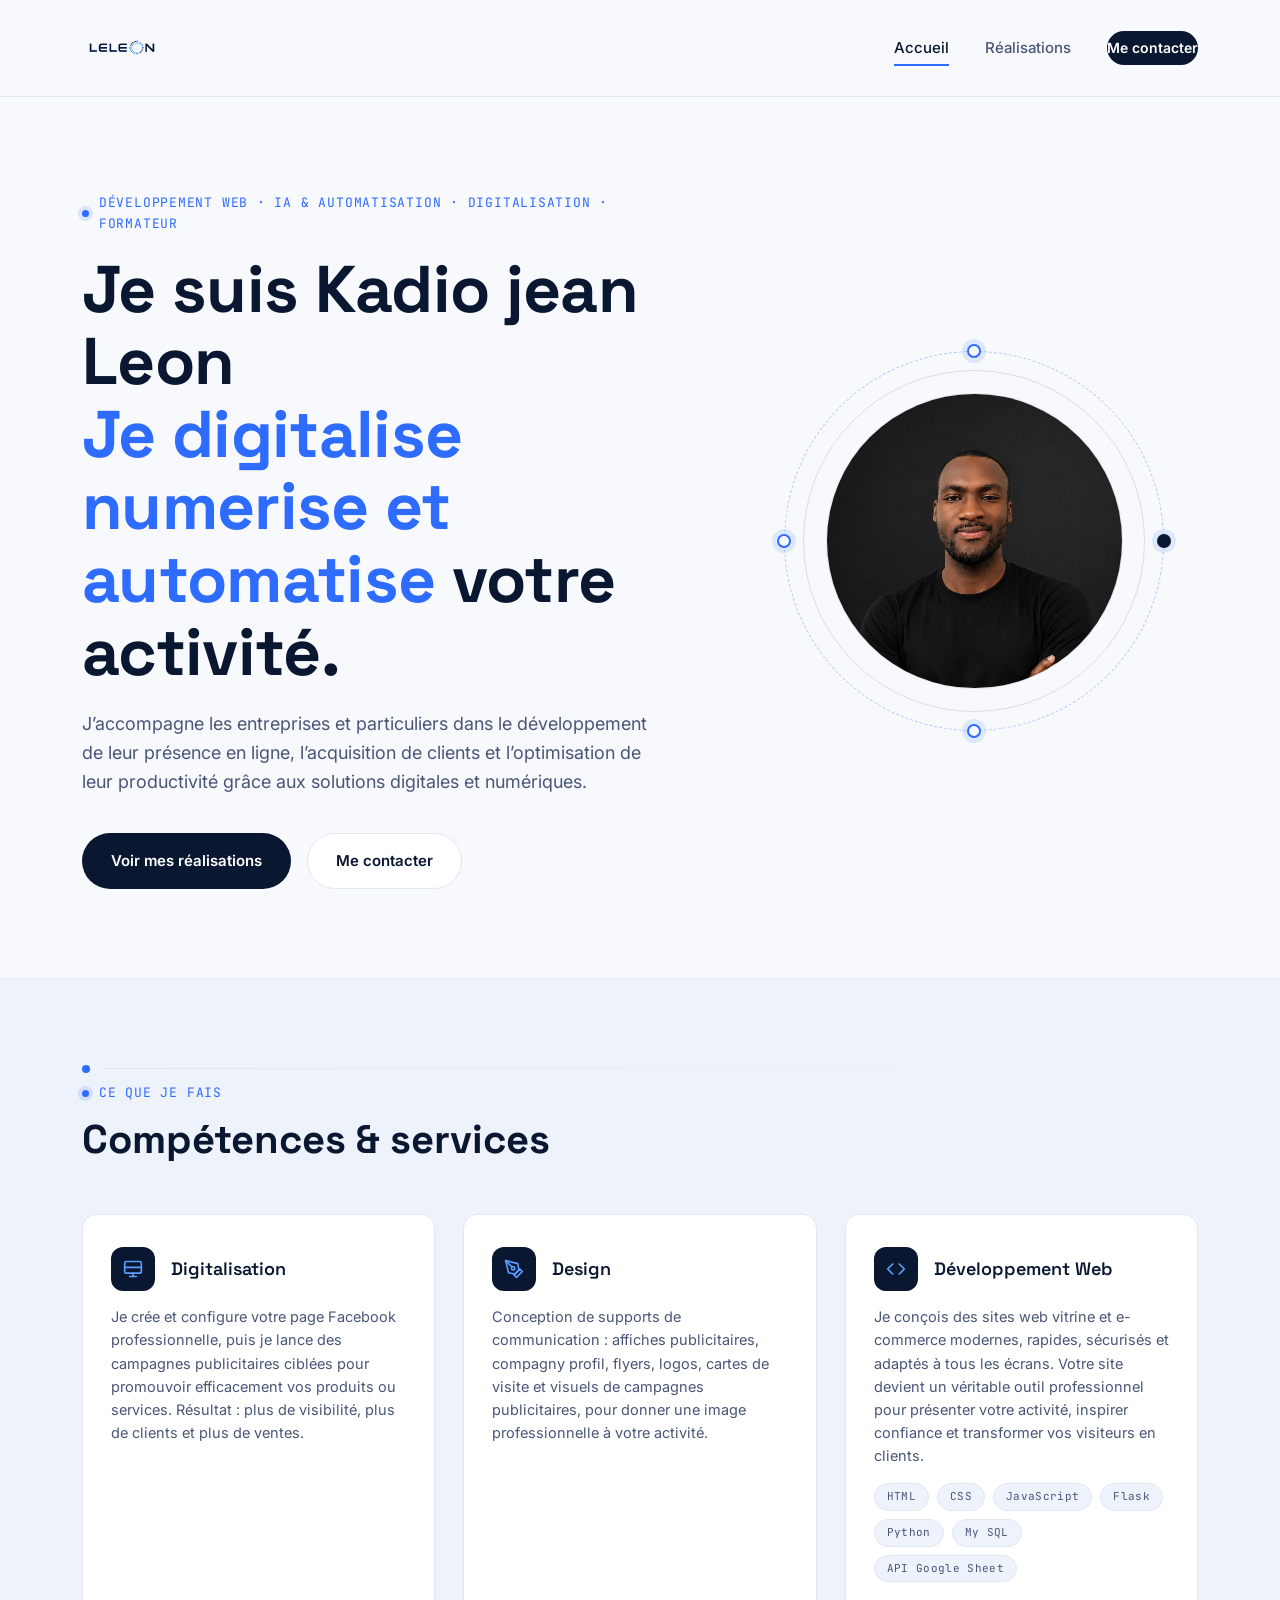
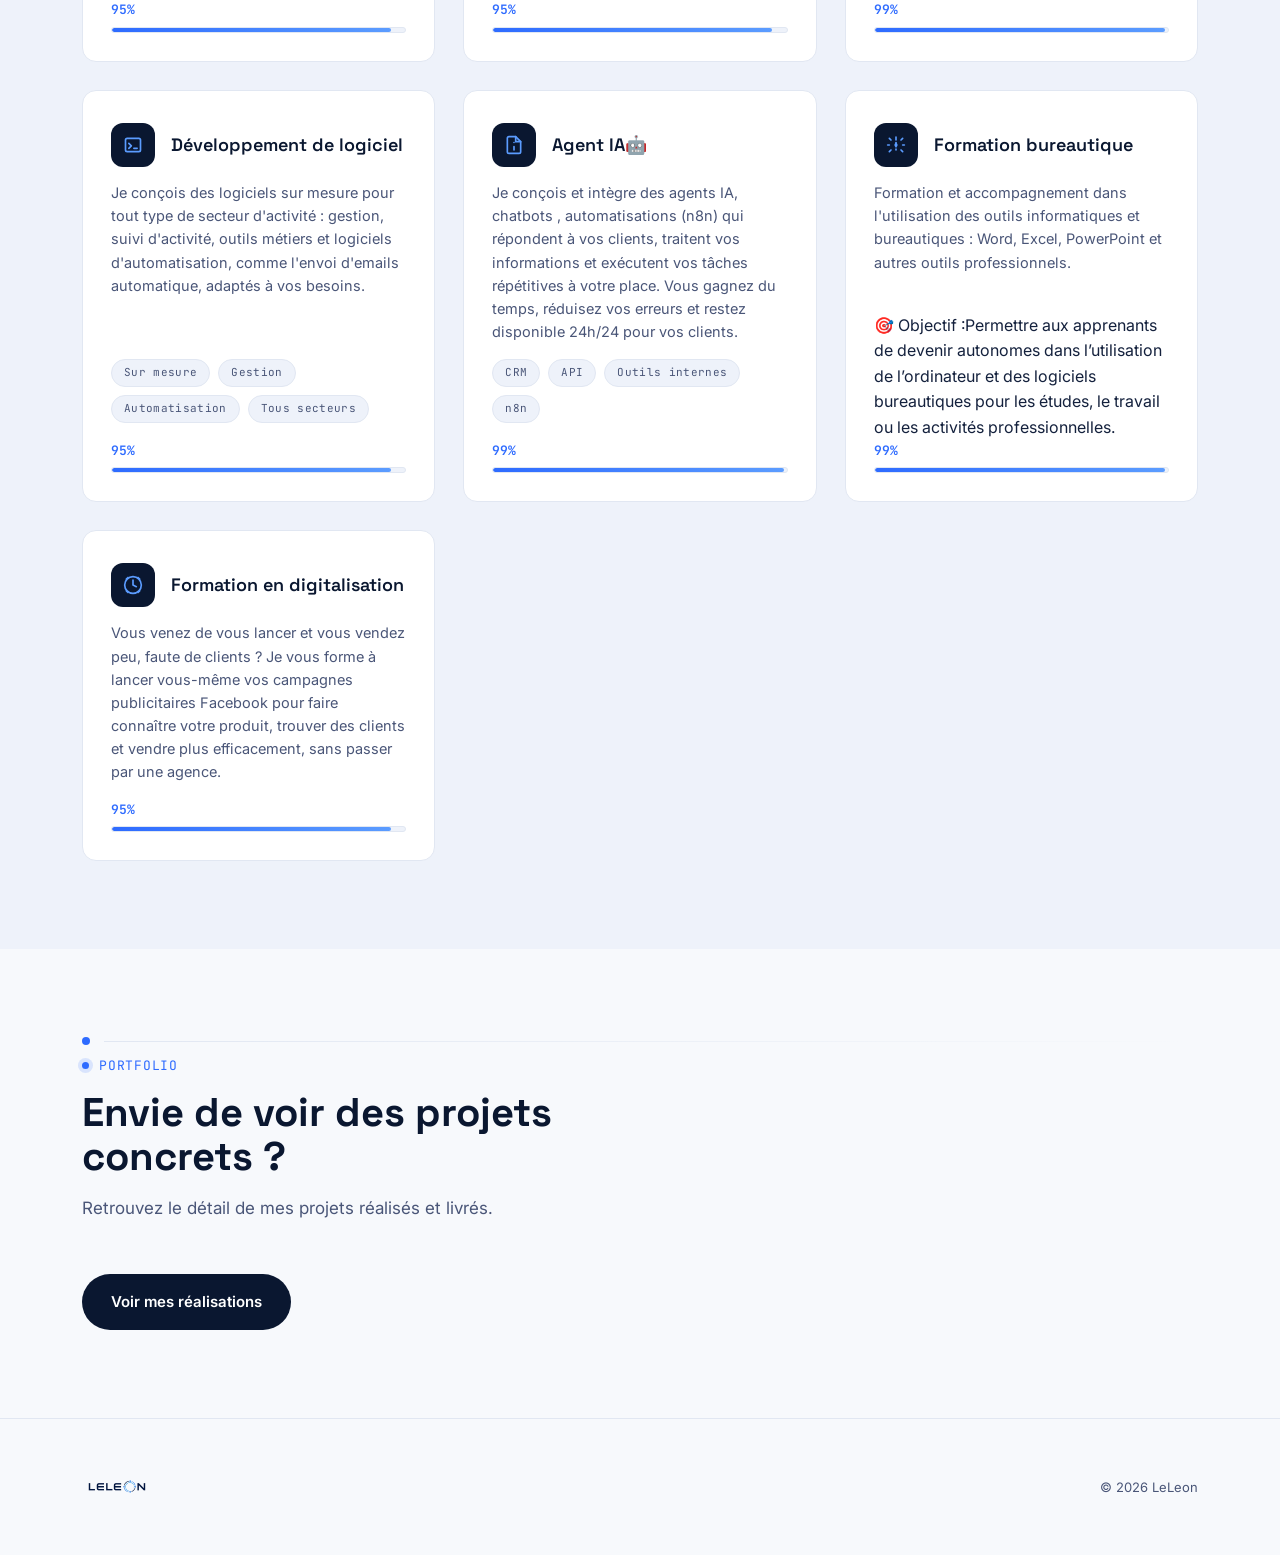
<file: index.html>
<!DOCTYPE html>
<html lang="fr">
<head>
<meta charset="UTF-8">
<meta name="viewport" content="width=device-width, initial-scale=1.0">
<title>acceuile-Leon_Dev</title>
<meta name="description" content="Kadio Leon, développeur frontend spécialisé en IA et automatisation. J'aide entreprises et particuliers à digitaliser leur activité.">
<link rel="icon" href="images/favicone.png">
<link rel="stylesheet" href="style.css">
</head>
<body>

<header class="nav">
  <div class="container">
    <a href="index.html" class="nav-logo"><img src="images/logo.png" alt="Leon Dev"></a>
    <nav class="nav-links">
      <a href="index.html" data-page="index.html">Accueil</a>
      <a href="realisations.html" data-page="realisations.html">Réalisations</a>
      <a href="contact.html" data-page="contact.html" class="nav-cta">Me contacter</a>
    </nav>
    <button class="nav-toggle" aria-label="Ouvrir le menu"><span></span><span></span><span></span></button>
  </div>
</header>

<main>

  <!-- HERO -->
  <section class="hero">
    <div class="container">
      <div class="hero-copy">
        <span class="eyebrow">Développement web  · IA &amp; Automatisation  · Digitalisation  · Formateur</span>
        <h1>Je suis Kadio jean Leon<br><span>Je digitalise numerise et automatise</span> votre activité.</h1>
        <p class="subtitle">J’accompagne les entreprises et particuliers dans le développement de leur présence en ligne, l’acquisition de clients et l’optimisation de leur productivité grâce aux solutions digitales et numériques.</p>
        <div class="hero-actions">
          <a href="realisations.html" class="btn btn-primary">Voir mes réalisations</a>
          <a href="contact.html" class="btn btn-outline">Me contacter</a>
        </div>
      </div>
      <div class="hero-visual">
        <div class="orbit-frame">
          <div class="orbit-ring"></div>
          <div class="orbit-ring ring-2"></div>
          <span class="orbit-node n1"></span>
          <span class="orbit-node n2"></span>
          <span class="orbit-node n3"></span>
          <span class="orbit-node n4"></span>
          <div class="orbit-photo">
             <img src="images/leon.png" alt="Kadio Leon">
          </div>
        </div>
      </div>
    </div>
  </section>

  <!-- COMPÉTENCES / SERVICES -->
  <section class="section section-alt">
    <div class="container">
      <div class="node-divider"><span class="dot"></span><div class="line"></div></div>
      <div class="section-head reveal">
        <span class="eyebrow">Ce que je fais</span>
        <h2>Compétences &amp; services</h2>
      </div>

      <!-- NOUVELLE GRILLE DE COMPÉTENCES -->
      <div class="skills-grid">
        
        <!-- CARTE 1 - Digitalisation -->
        <div class="skill-card-modern reveal">
          <div class="skill-card-header">
            <div class="skill-icon-modern">
              <svg viewBox="0 0 24 24" fill="none" stroke="#5B9CFF" stroke-width="2" stroke-linecap="round" stroke-linejoin="round">
                <rect x="2" y="3" width="20" height="14" rx="2" ry="2"/>
                <line x1="8" y1="21" x2="16" y2="21"/>
                <line x1="12" y1="17" x2="12" y2="21"/>
                <path d="M2 10h20"/>
              </svg>
            </div>
            <h3>Digitalisation</h3>
          </div>
          <p class="skill-desc">Je crée et configure votre page Facebook professionnelle, puis je lance des campagnes publicitaires ciblées pour promouvoir efficacement vos produits ou services. Résultat : plus de visibilité, plus de clients et plus de ventes.</p>
          <div class="skill-progress-wrapper">
            <div class="skill-progress-label">
              <span class="skill-percent">95%</span>
            </div>
            <div class="skill-progress-track">
              <div class="skill-progress-bar" data-width="85" style="width:0%"></div>
            </div>
          </div>
        </div>

        <!-- CARTE 2 - Design (NOUVEAU) -->
        <div class="skill-card-modern reveal">
          <div class="skill-card-header">
            <div class="skill-icon-modern">
              <svg viewBox="0 0 24 24" fill="none" stroke="#5B9CFF" stroke-width="2" stroke-linecap="round" stroke-linejoin="round">
                <path d="M12 19l7-7 3 3-7 7-3-3z"/>
                <path d="M18 13l-1.5-7.5L2 2l3.5 14.5L13 18l5-5z"/>
                <path d="M2 2l7.586 7.586"/>
                <circle cx="11" cy="11" r="2"/>
              </svg>
            </div>
            <h3>Design</h3>
          </div>
          <p class="skill-desc">Conception de supports de communication : affiches publicitaires, compagny profil, flyers, logos, cartes de visite et visuels de campagnes publicitaires, pour donner une image professionnelle à votre activité.</p>
          <div class="skill-progress-wrapper">
            <div class="skill-progress-label">
              <span class="skill-percent">95%</span>
            </div>
            <div class="skill-progress-track">
              <div class="skill-progress-bar" data-width="95" style="width:0%"></div>
            </div>
          </div>
        </div>

        <!-- CARTE 3 - Développement Web -->
        <div class="skill-card-modern reveal">
          <div class="skill-card-header">
            <div class="skill-icon-modern">
              <svg viewBox="0 0 24 24" fill="none" stroke="#5B9CFF" stroke-width="2" stroke-linecap="round" stroke-linejoin="round">
                <polyline points="16 18 22 12 16 6"/>
                <polyline points="8 6 2 12 8 18"/>
              </svg>
            </div>
            <h3>Développement Web</h3>
          </div>
          <p class="skill-desc">Je conçois des sites web vitrine et e-commerce modernes, rapides, sécurisés et adaptés à tous les écrans. Votre site devient un véritable outil professionnel pour présenter votre activité, inspirer confiance et transformer vos visiteurs en clients.</p>
          <div class="skill-tech-tags">
            <span>HTML</span>
            <span>CSS</span>
            <span>JavaScript</span>
            <span>Flask</span>
            <span>Python</span>
            <span>My SQL</span>
            <span>API Google Sheet</span>
          </div>
          <div class="skill-progress-wrapper">
            <div class="skill-progress-label">
              <span class="skill-percent">99%</span>
            </div>
            <div class="skill-progress-track">
              <div class="skill-progress-bar" data-width="80" style="width:0%"></div>
            </div>
          </div>
        </div>

        <!-- CARTE 4 - Développement de logiciel -->
        <div class="skill-card-modern reveal">
          <div class="skill-card-header">
            <div class="skill-icon-modern">
              <svg viewBox="0 0 24 24" fill="none" stroke="#5B9CFF" stroke-width="2" stroke-linecap="round" stroke-linejoin="round">
                <rect x="3" y="4" width="18" height="16" rx="2" ry="2"/>
                <polyline points="7 10 10 13 7 16"/>
                <line x1="13" y1="16" x2="17" y2="16"/>
              </svg>
            </div>
            <h3>Développement de logiciel</h3>
          </div>
          <p class="skill-desc">Je conçois des logiciels sur mesure pour tout type de secteur d'activité : gestion, suivi d'activité, outils métiers et logiciels d'automatisation, comme l'envoi d'emails automatique, adaptés à vos besoins.</p>
          <div class="skill-tech-tags">
            <span>Sur mesure</span>
            <span>Gestion</span>
            <span>Automatisation</span>
            <span>Tous secteurs</span>
          </div>
          <div class="skill-progress-wrapper">
            <div class="skill-progress-label">
              <span class="skill-percent">95%</span>
            </div>
            <div class="skill-progress-track">
              <div class="skill-progress-bar" data-width="95" style="width:0%"></div>
            </div>
          </div>
        </div>

        <!-- CARTE 5 - Automatisation -->
        <div class="skill-card-modern reveal">
          <div class="skill-card-header">
            <div class="skill-icon-modern">
              <svg viewBox="0 0 24 24" fill="none" stroke="#5B9CFF" stroke-width="2" stroke-linecap="round" stroke-linejoin="round">
                <path d="M14 2H6a2 2 0 0 0-2 2v16a2 2 0 0 0 2 2h12a2 2 0 0 0 2-2V8z"/>
                <polyline points="14 2 14 8 20 8"/>
                <path d="M12 18v-4"/>
                <path d="M12 9v.01"/>
              </svg>
            </div>
            <h3>Agent IA🤖</h3>
          </div>
          <p class="skill-desc">Je conçois et intègre des agents IA, chatbots , automatisations (n8n) qui répondent à vos clients, traitent vos informations et exécutent vos tâches répétitives à votre place. Vous gagnez du temps, réduisez vos erreurs et restez disponible 24h/24 pour vos clients.</p>
               <div class="skill-tech-tags">
                <span>CRM</span>
                <span>API</span>
                <span>Outils internes</span>
                <span>n8n</span>
              </div>
          <div class="skill-progress-wrapper">
            <div class="skill-progress-label">
              <span class="skill-percent">99%</span>
            </div>
            <div class="skill-progress-track">
              <div class="skill-progress-bar" data-width="75" style="width:0%"></div>
            </div>
          </div>
        </div>

        <!-- CARTE 6 - Formation Bureautique -->
        <div class="skill-card-modern reveal">
          <div class="skill-card-header">
            <div class="skill-icon-modern">
              <svg viewBox="0 0 24 24" fill="none" stroke="#5B9CFF" stroke-width="2" stroke-linecap="round" stroke-linejoin="round">
                <path d="M12 6V2.5"/>
                <path d="M12 14v-5"/>
                <path d="M12 17v1"/>
                <circle cx="12" cy="12" r="1"/>
                <circle cx="12" cy="10" r="0.8" fill="#5B9CFF" stroke="none"/>
                <path d="M4 4l2 2"/>
                <path d="M20 4l-2 2"/>
                <path d="M4 20l2-2"/>
                <path d="M20 20l-2-2"/>
                <path d="M2 12h2"/>
                <path d="M20 12h2"/>
              </svg>
            </div>
            <h3>Formation bureautique</h3>
          </div>
          <p class="skill-desc">Formation et accompagnement dans l'utilisation des outils informatiques et bureautiques : Word, Excel, PowerPoint et autres outils professionnels.</p>
          <p>🎯 Objectif :Permettre aux apprenants de devenir autonomes dans l’utilisation de l’ordinateur et des logiciels bureautiques pour les études, le travail ou les activités professionnelles.</p>
          <div class="skill-progress-wrapper">
            <div class="skill-progress-label">
              <span class="skill-percent">99%</span>
            </div>
            <div class="skill-progress-track">
              <div class="skill-progress-bar" data-width="90" style="width:0%"></div>
            </div>
          </div>
        </div>

        <!-- CARTE 7 - Formation Digitalisation -->
        <div class="skill-card-modern reveal">
          <div class="skill-card-header">
            <div class="skill-icon-modern">
              <svg viewBox="0 0 24 24" fill="none" stroke="#5B9CFF" stroke-width="2" stroke-linecap="round" stroke-linejoin="round">
                <circle cx="12" cy="12" r="10"/>
                <polyline points="12 6 12 12 16 14"/>
                <path d="M6 3l-2 2"/>
                <path d="M18 3l2 2"/>
                <path d="M6 21l-2-2"/>
                <path d="M18 21l2-2"/>
              </svg>
            </div>
            <h3>Formation en digitalisation</h3>
          </div>
          <p class="skill-desc">Vous venez de vous lancer et vous vendez peu, faute de clients ? Je vous forme à lancer vous-même vos campagnes publicitaires Facebook pour faire connaître votre produit, trouver des clients et vendre plus efficacement, sans passer par une agence.</p>
          <div class="skill-progress-wrapper">
            <div class="skill-progress-label">
              <span class="skill-percent">95%</span>
            </div>
            <div class="skill-progress-track">
              <div class="skill-progress-bar" data-width="85" style="width:0%"></div>
            </div>
          </div>
        </div>

      </div>
    </div>
  </section>

  <!-- APERÇU RÉALISATIONS -->
  <section class="section">
    <div class="container">
      <div class="node-divider"><span class="dot"></span><div class="line"></div></div>
      <div class="section-head reveal">
        <span class="eyebrow">Portfolio</span>
        <h2>Envie de voir des projets concrets ?</h2>
        <p>Retrouvez le détail de mes projets réalisés et livrés.</p>
      </div>
      <a href="realisations.html" class="btn btn-primary reveal">Voir mes réalisations</a>
    </div>
  </section>

</main>

<footer class="footer">
  <div class="container">
    <a href="index.html" class="footer-logo"><img src="images/logo.png" alt="Leon Dev"></a>
    <p>© 2026 LeLeon</p>
  </div>
</footer>

<script src="script.js"></script>
</body>
</html>
</file>
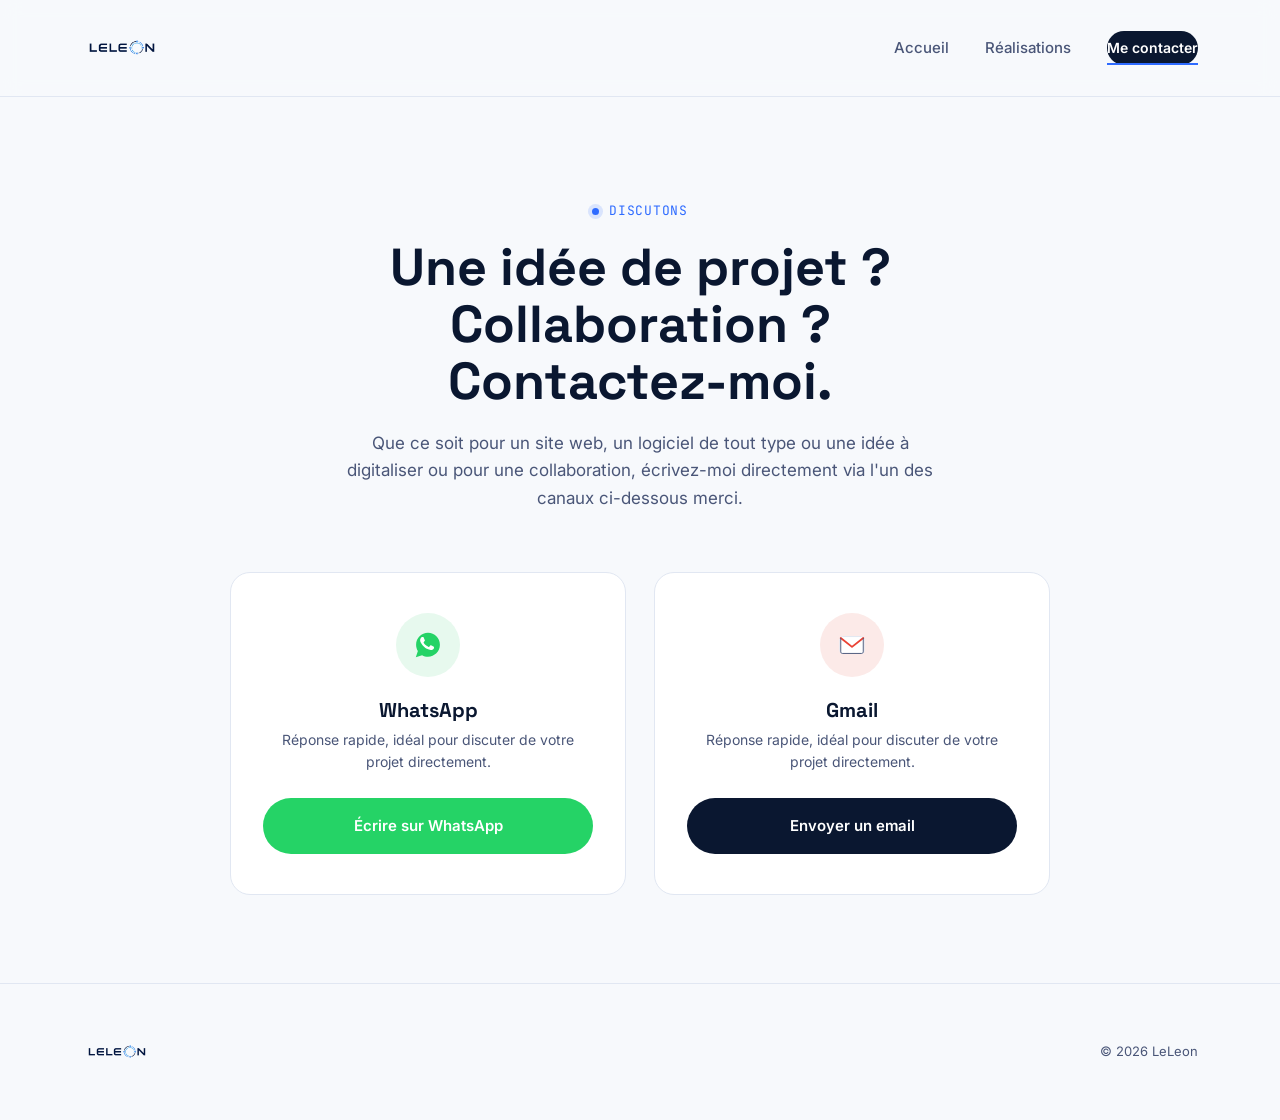
<file: contact.html>
<!DOCTYPE html>
<html lang="fr">
<head>
<meta charset="UTF-8">
<meta name="viewport" content="width=device-width, initial-scale=1.0">
<title>Contact-Leon_Dev</title>
<meta name="description" content="Contactez Kadio Leon directement par WhatsApp ou par email.">
<link rel="icon" href="images/favicone.png">
<link rel="stylesheet" href="style.css">
</head>
<body>

<header class="nav">
  <div class="container">
    <a href="index.html" class="nav-logo"><img src="images/logo.png" alt="Leon Dev"></a>
    <nav class="nav-links">
      <a href="index.html" data-page="index.html">Accueil</a>
      <a href="realisations.html" data-page="realisations.html">Réalisations</a>
      <a href="contact.html" data-page="contact.html" class="nav-cta">Me contacter</a>
    </nav>
    <button class="nav-toggle" aria-label="Ouvrir le menu"><span></span><span></span><span></span></button>
  </div>
</header>

<main>

  <section class="contact-hero">
    <div class="container">
      <span class="eyebrow">Discutons</span>
      <h1>Une idée de projet ? <br>Collaboration ? <br>Contactez-moi.</h1>
      <p>Que ce soit pour un site web, un logiciel de tout type ou une idée à digitaliser ou pour une collaboration, écrivez-moi directement via l'un des canaux ci-dessous merci.</p>
    </div>
  </section>

  <section class="section" style="padding-top:0;">
    <div class="container">
      <div class="contact-grid">

        <div class="contact-card whatsapp reveal">
          <div class="contact-icon">
            <svg viewBox="0 0 32 32" fill="none">
              <path fill="#25D366" d="M16 3C9 3 3.3 8.7 3.3 15.7c0 2.5.7 4.8 1.9 6.8L3 29l6.7-2.1c1.9 1.1 4.1 1.6 6.3 1.6 7 0 12.7-5.7 12.7-12.7C28.7 8.7 23 3 16 3z"/>
              <path fill="#fff" d="M22.4 19.5c-.3.9-1.7 1.7-2.4 1.8-.6.1-1.4.2-4.5-1-3.8-1.5-6.2-5.3-6.4-5.6-.2-.3-1.5-2-1.5-3.8 0-1.8.9-2.6 1.3-3 .3-.3.7-.4 1-.4h.7c.2 0 .5 0 .8.6.3.7 1.1 2.5 1.2 2.7.1.2.2.4 0 .7-.1.3-.2.4-.4.6-.2.2-.4.5-.6.6-.2.2-.4.4-.2.8.2.4 1 1.6 2.1 2.6 1.4 1.3 2.6 1.7 3 1.9.4.2.6.1.8-.1.2-.2.9-1 1.1-1.4.2-.4.5-.3.8-.2.3.1 2.1 1 2.5 1.2.4.2.6.3.7.4.1.3.1.8-.1 1.4z"/>
            </svg>
          </div>
          <h3>WhatsApp</h3>
          <p>Réponse rapide, idéal pour discuter de votre projet directement.</p>
          <a class="btn" href="https://wa.me/2250173312660" target="_blank" rel="noopener">Écrire sur WhatsApp</a>
        </div>

        <div class="contact-card gmail reveal">
          <div class="contact-icon">
            <svg viewBox="0 0 32 32" fill="none">
              <rect x="3" y="7" width="26" height="18" rx="3" fill="#fff" stroke="#E1E7F2" stroke-width="1"/>
              <path d="M4 8.5 16 18l12-9.5" stroke="#EA4335" stroke-width="2" fill="none" stroke-linecap="round" stroke-linejoin="round"/>
              <path d="M4 8.5v14.8c0 .9.7 1.7 1.7 1.7h20.6c.9 0 1.7-.8 1.7-1.7V8.5" stroke="#4A5678" stroke-width="1" fill="none"/>
            </svg>
          </div>
          <h3>Gmail</h3>
          <p>Réponse rapide, idéal pour discuter de votre projet directement.</p>
          <a class="btn" href="mailto:solutiontech407@gmail.com">Envoyer un email</a>
        </div>

      </div>
    </div>
  </section>

</main>

<footer class="footer">
  <div class="container">
    <a href="index.html" class="footer-logo"><img src="images/logo.png" alt="Leon Dev"></a>
    <p>© 2026 LeLeon</p>
  </div>
</footer>

<script src="script.js"></script>
</body>
</html>
</file>
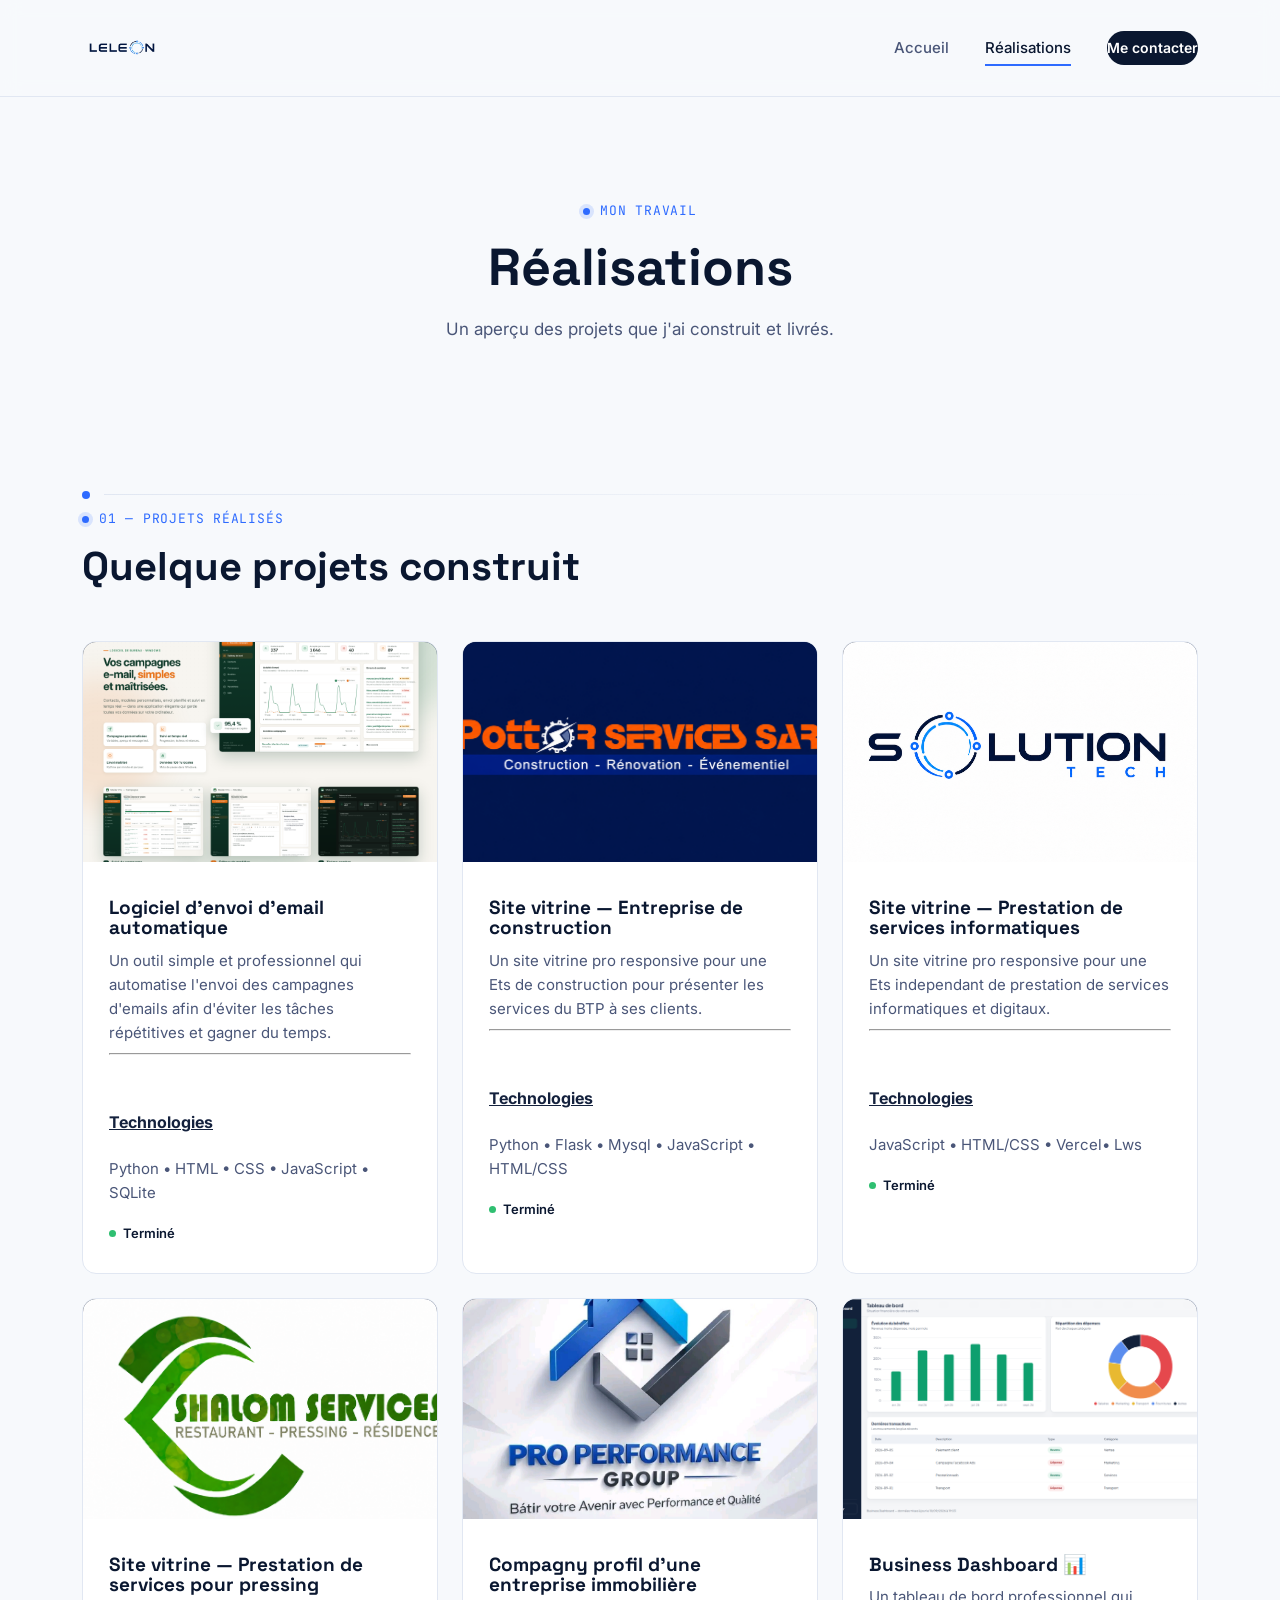
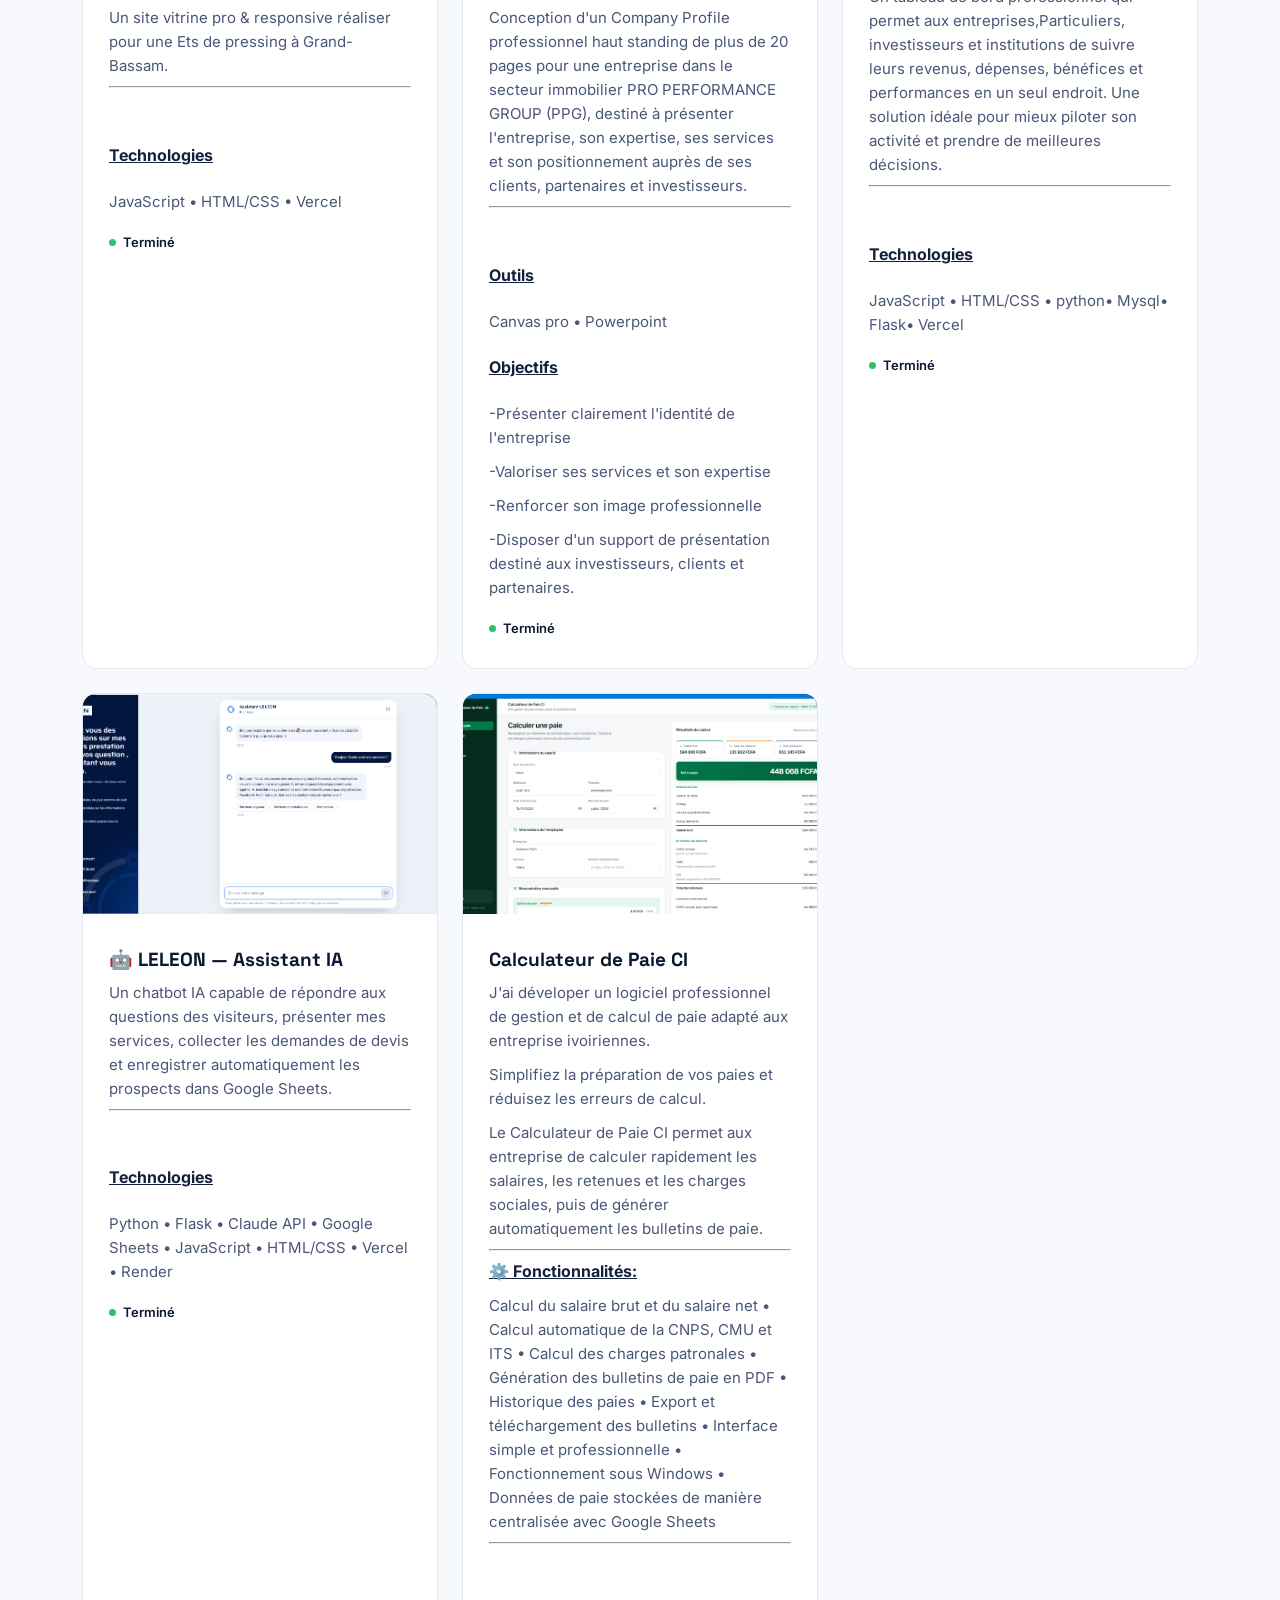
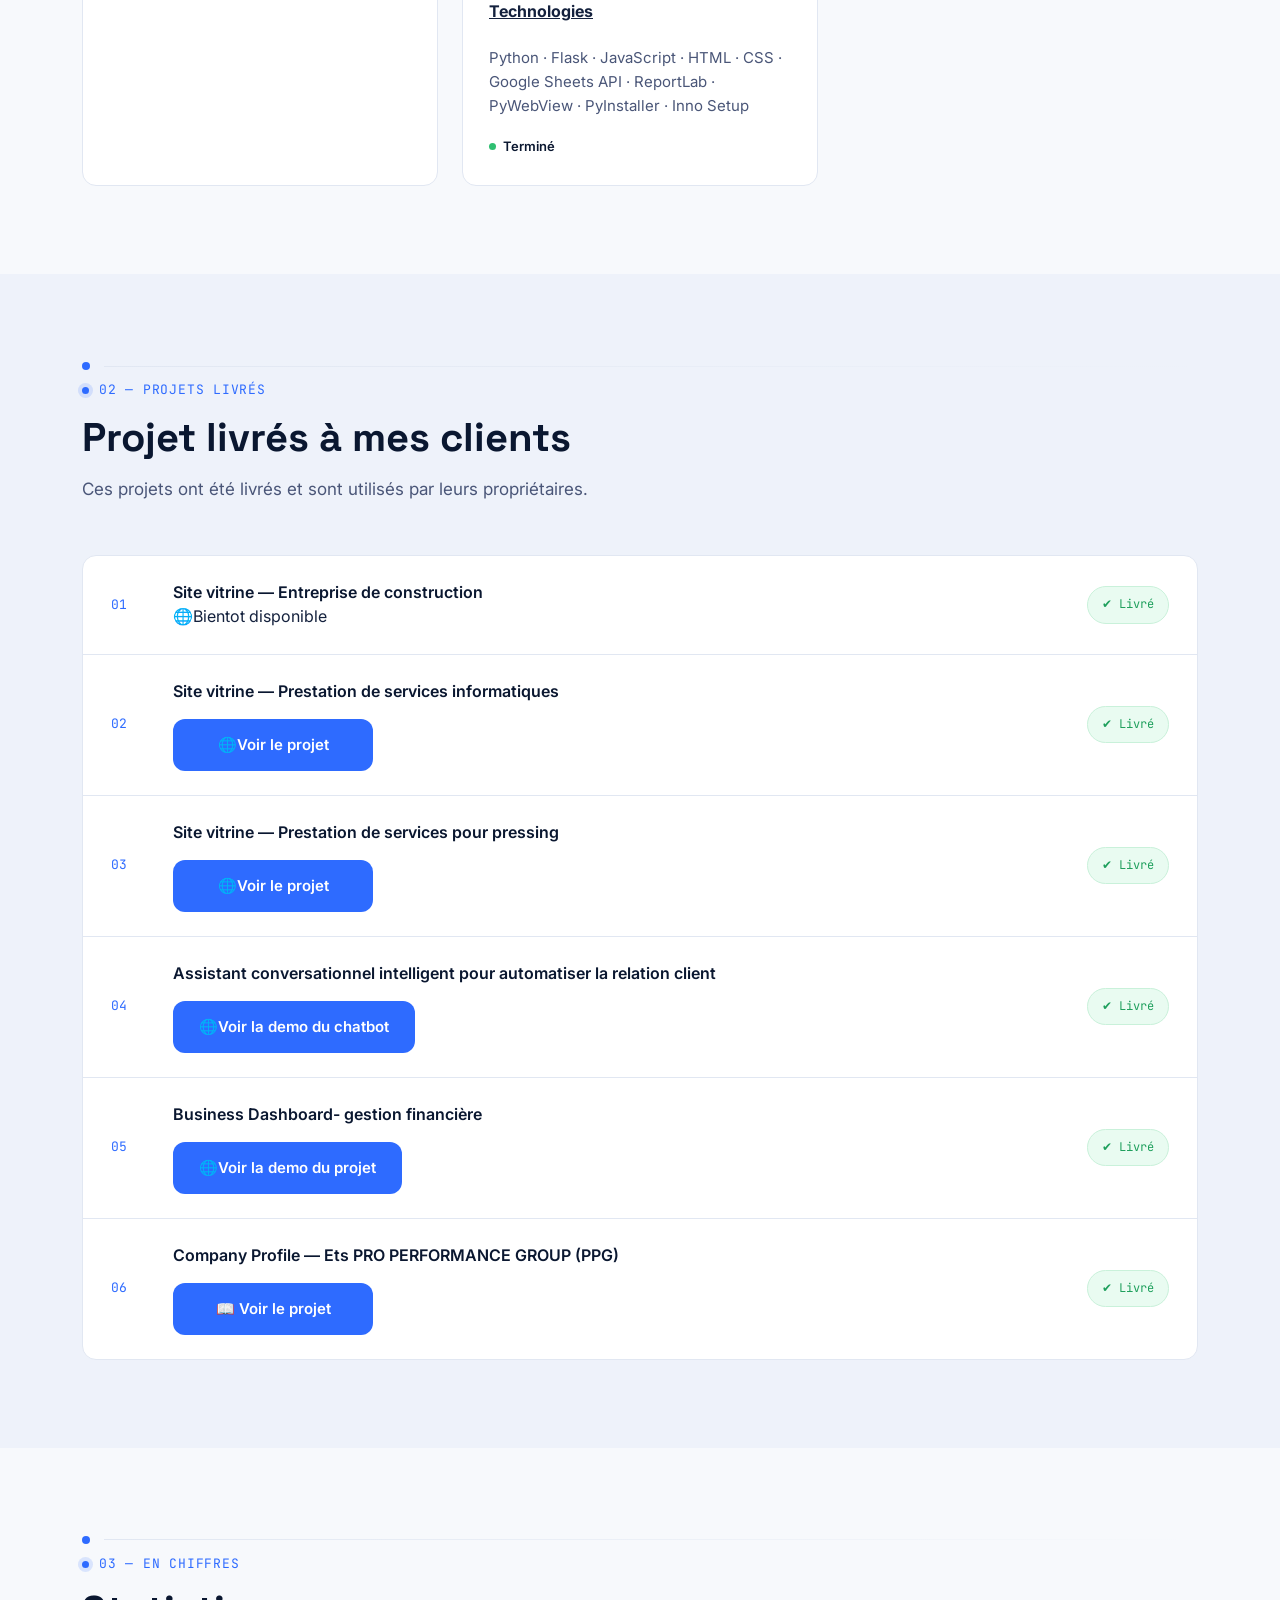
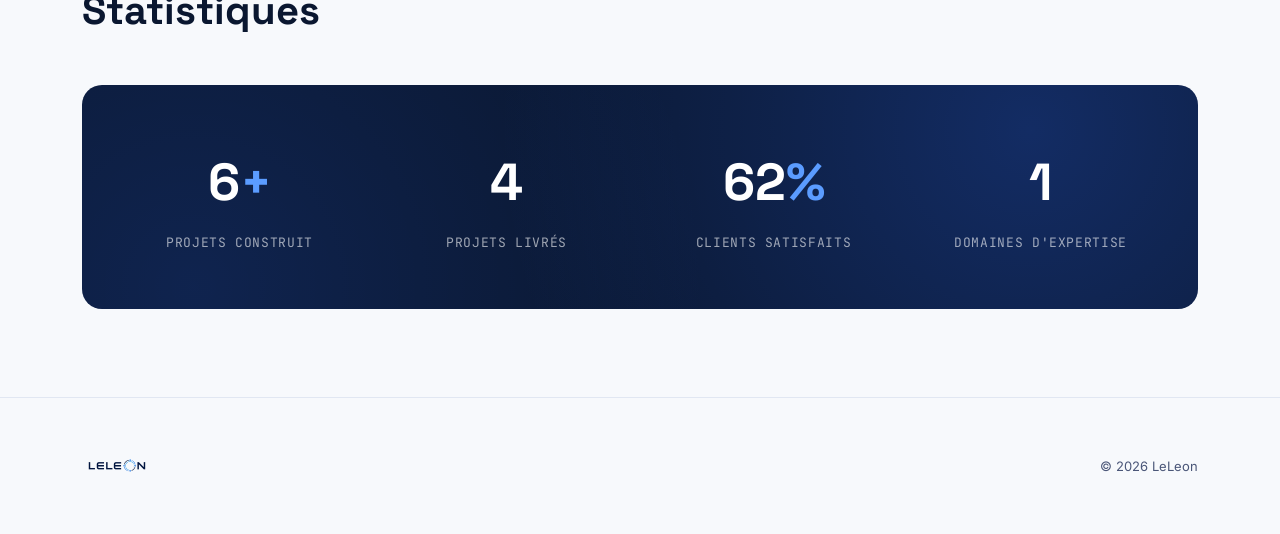
<file: realisations.html>
<!DOCTYPE html>
<html lang="fr">
<head>
<meta charset="UTF-8">
<meta name="viewport" content="width=device-width, initial-scale=1.0">
<title>Réalisations-Leon_Dev</title>
<meta name="description" content="Découvrez les projets réalisés et livrés par Kadio Leon : sites web, logiciels d'automatisation et plus.">
<link rel="icon" href="images/favicone.png">
<link rel="stylesheet" href="style.css">
</head>
<body>

<header class="nav">
  <div class="container">
    <a href="index.html" class="nav-logo"><img src="images/logo.png" alt="Leon Dev"></a>
    <nav class="nav-links">
      <a href="index.html" data-page="index.html">Accueil</a>
      <a href="realisations.html" data-page="realisations.html">Réalisations</a>
      <a href="contact.html" data-page="contact.html" class="nav-cta">Me contacter</a>
    </nav>
    <button class="nav-toggle" aria-label="Ouvrir le menu"><span></span><span></span><span></span></button>
  </div>
</header>

<main>

  <section class="contact-hero">
    <div class="container">
      <span class="eyebrow">Mon travail</span>
      <h1>Réalisations</h1>
      <p>Un aperçu des projets que j'ai construit et livrés.</p>
    </div>
  </section>

  <!-- PROJETS RÉALISÉS -->
  <section class="section">
    <div class="container">
      <div class="node-divider"><span class="dot"></span><div class="line"></div></div>
      <div class="section-head reveal">
        <span class="eyebrow">01 — Projets réalisés</span>
        <h2>Quelque projets construit</h2>
      </div>

      <div class="project-grid">
        <article class="project-card reveal">
          <div class="project-thumb"><img src="images/logiciel_auto.png" alt="Logiciel d'envoi d'emails automatique"></div>
          <div class="project-body">
            <h3>Logiciel d'envoi d'email automatique</h3>
            <p>Un outil simple et professionnel qui automatise l'envoi des campagnes d'emails afin d'éviter les tâches répétitives et gagner du temps.</p><hr><br>
            <u><h4>Technologies</h4></u><p>Python  • HTML  • CSS  • JavaScript  • SQLite</p>
            <span class="project-status">Terminé</span>
          </div>
        </article>

        <article class="project-card reveal">
          <div class="project-thumb"><img src="images/pottor_logo.png" alt="site vitrine entreprise BTP"></div>
          <div class="project-body">
            <h3>Site vitrine — Entreprise de construction</h3>
            <p>Un site vitrine pro responsive pour une Ets de construction pour présenter les services du BTP à ses clients.</p><hr><br>
            <u><h4>Technologies</h4></u><p>Python • Flask • Mysql • JavaScript • HTML/CSS</p>
            <span class="project-status">Terminé</span>
          </div>
        </article>

        <article class="project-card reveal">
          <div class="project-thumb"><img src="images/tech_logo.png" alt="site vitrine entreprise informatique"></div>
          <div class="project-body">
            <h3>Site vitrine — Prestation de services informatiques</h3>
            <p>Un site vitrine pro responsive pour une Ets independant de prestation de services informatiques et digitaux.</p><hr><br>
            <u><h4>Technologies</h4></u><p>JavaScript • HTML/CSS • Vercel• Lws</p>
            <span class="project-status">Terminé</span>
          </div>
        </article>
        <article class="project-card reveal">
          <div class="project-thumb"><img src="images/logo_pressing.png" alt="site vitrine entreprise de pressing"></div>
          <div class="project-body">
            <h3>Site vitrine — Prestation de services pour pressing</h3>
            <p>Un site vitrine pro & responsive réaliser pour une Ets  de pressing à Grand-Bassam.</p><hr><br>
            <u><h4>Technologies</h4></u><p>JavaScript • HTML/CSS • Vercel</p>
            <span class="project-status">Terminé</span>
          </div>
        </article>

        <article class="project-card reveal">
            <div class="project-thumb"><img src="images/PPG_logo.png" alt="compagny profil entreprise btp"></div>
            <div class="project-body">
              <h3>Compagny profil d'une entreprise immobilière</h3>
              <p>Conception d'un Company Profile professionnel  haut standing de plus de 20 pages pour une entreprise dans le secteur immobilier PRO PERFORMANCE GROUP (PPG), destiné à présenter l'entreprise, son expertise, ses services et son positionnement auprès de ses clients, partenaires et investisseurs.</p><hr><br>
              <u><h4>Outils</h4></u><p>Canvas pro • Powerpoint</p>
              <u><h4>Objectifs</h4></u> <p>-Présenter clairement l'identité de l'entreprise</p> <p>-Valoriser ses services et son expertise</p> <p>-Renforcer son image professionnelle</p> <p>-Disposer d'un support de présentation destiné aux  investisseurs, clients et partenaires.</p>
              <span class="project-status">Terminé</span>
            </div>
        </article>

          <article class="project-card reveal">
            <div class="project-thumb"><img src="images/business-dashboard.PNG" alt="Tableaux de bord PME"></div>
            <div class="project-body">
              <h3>Business Dashboard 📊</h3>
              <p>Un tableau de bord professionnel qui permet aux entreprises,Particuliers, investisseurs et institutions de suivre leurs revenus, dépenses, bénéfices et performances en un seul endroit. Une solution idéale pour mieux piloter son activité et prendre de meilleures décisions.</p><hr><br>
              <u><h4>Technologies</h4></u><p>JavaScript • HTML/CSS • python• Mysql• Flask• Vercel </p>
              <span class="project-status">Terminé</span>
            </div>
        </article>

        <article class="project-card reveal">
            <div class="project-thumb"><img src="images/chatbot.PNG" alt="chatbot"></div>
            <div class="project-body">
              <h3>🤖 LELEON — Assistant IA</h3>
              <p>Un chatbot IA capable de répondre aux questions des visiteurs, présenter mes services, collecter les demandes de devis et enregistrer automatiquement les prospects dans Google Sheets.</p><hr><br>
              <u><h4>Technologies</h4></u><p>Python • Flask • Claude API • Google Sheets • JavaScript • HTML/CSS • Vercel • Render</p>
              <span class="project-status">Terminé</span>
            </div>
        </article>


        <article class="project-card reveal">
            <div class="project-thumb"><img src="images/paie.PNG" alt="Calculateur"></div>
            <div class="project-body">
              <h3>Calculateur de Paie CI</h3>
              <p>J'ai déveloper un logiciel professionnel de gestion et de calcul de paie adapté aux entreprise ivoiriennes.</p>
              <p>Simplifiez la préparation de vos paies et réduisez les erreurs de calcul.</p>
              <p>Le Calculateur de Paie CI permet aux entreprise de calculer rapidement les salaires, les retenues et les charges sociales, puis de générer automatiquement les bulletins de paie.</p><hr>
              <b><u>⚙️ Fonctionnalités:</u></b>  <p>Calcul du salaire brut et du salaire net • Calcul automatique de la CNPS, CMU et ITS • Calcul des charges patronales • Génération des bulletins de paie en PDF • Historique des paies  • Export et téléchargement des bulletins • Interface simple et professionnelle • Fonctionnement sous Windows • Données de paie stockées de manière centralisée avec Google Sheets</p><hr><br>
              <u><h4>Technologies</h4></u><p> Python · Flask · JavaScript · HTML · CSS · Google Sheets API · ReportLab · PyWebView · PyInstaller · Inno Setup </p>
              <span class="project-status">Terminé</span>
            </div>
        </article>

      </div>
    </div>
  </section>

  <!-- PROJETS LIVRÉS -->
  <section class="section section-alt">
    <div class="container">
      <div class="node-divider"><span class="dot"></span><div class="line"></div></div>
      <div class="section-head reveal">
        <span class="eyebrow">02 — Projets livrés</span>
        <h2>Projet livrés à mes clients</h2>
        <p>Ces projets ont été livrés et sont utilisés par leurs propriétaires.</p>
      </div>

      <div class="ledger reveal">

            <div class="ledger-row">
              <span class="ledger-index">01</span>
              <div>
                <div class="ledger-name">Site vitrine — Entreprise de construction</div>
                  <p>🌐Bientot disponible</p>
              </div>
              <span class="ledger-badge">✔ Livré</span>
            </div>

            <div class="ledger-row">
              <span class="ledger-index">02</span>
              <div>
                <div class="ledger-name">Site vitrine — Prestation de services informatiques</div>
              <a href="https://solution-tech.site" target="_blank" class="project-btn">🌐Voir le projet</a>
              </div>
              <span class="ledger-badge">✔ Livré</span>
            </div>

            <div class="ledger-row">
              <span class="ledger-index">03</span>
              <div>
                <div class="ledger-name">Site vitrine — Prestation de services pour pressing</div>
              <a href="https://shalom-services.vercel.app/" target="_blank" class="project-btn">🌐Voir le projet</a>
              </div>
              <span class="ledger-badge">✔ Livré</span>
            </div>

            <div class="ledger-row">
              <span class="ledger-index">04</span>
              <div>
                <div class="ledger-name"> Assistant conversationnel intelligent pour automatiser la relation client</div>
              <a href="https://chat-bot-leleon.vercel.app/" target="_blank" class="project-btn">🌐Voir la demo du chatbot</a>
              </div>
              <span class="ledger-badge">✔ Livré</span>
            </div>

            <div class="ledger-row">
              <span class="ledger-index">05</span>
              <div>
                <div class="ledger-name">Business Dashboard- gestion financière</div>
              <a href="https://businessse-dashboard.vercel.app/demo/business-dashboard" target="_blank" class="project-btn">🌐Voir la demo du projet</a>
              </div>
              <span class="ledger-badge">✔ Livré</span>
            </div>

            <div class="ledger-row">
              <span class="ledger-index">06</span>

              <div>
                <div class="ledger-name">
                  Company Profile — Ets PRO PERFORMANCE GROUP (PPG)
                </div>

                <a href="#"
                  class="project-btn"
                  onclick="openProject(this); return false;"
                  data-title="Un aperçu de quelques pages du projet 😉."
                  data-category="DESIGN GRAPHIQUE"
                  data-images="images/projet_digitaux/ppg/PPG_1.png,images/projet_digitaux/ppg/PPG_2.png,images/projet_digitaux/ppg/PPG_3.png,images/projet_digitaux/ppg/PPG_5.png,images/projet_digitaux/ppg/PPG_4.png">
                  📖 Voir le projet
                </a>
              </div>

  <span class="ledger-badge">✔ Livré</span>
</div>
      </div>
    </div>
  </section>

  <!-- STATS -->
  <section class="section">
    <div class="container">
      <div class="node-divider"><span class="dot"></span><div class="line"></div></div>
      <div class="section-head reveal">
        <span class="eyebrow">03 — En chiffres</span>
        <h2>Statistiques</h2>
      </div>
 
      <div class="stats-band reveal">
        <div class="stat">
          <div class="num" data-count="10">0</div>
          <div class="label">Projets construit</div>
        </div>

        <div class="stat plain">
          <div class="num" data-count="6">0</div>
          <div class="label">Projets livrés</div>
        </div>

        <div class="stat percent">
          <div class="num" data-count="100">0</div>
          <div class="label">Clients satisfaits</div>
        </div>

        <div class="stat plain">
          <div class="num" data-count="2">0</div>
          <div class="label">Domaines d'expertise</div>
        </div>

      </div>
    </div>
  </section>

</main>

<footer class="footer">
  <div class="container">
    <a href="index.html" class="footer-logo"><img src="images/logo.png" alt="Leon Dev"></a>
    <p>© 2026 LeLeon</p>
  </div>
</footer>

<script src="script.js"></script>

    <!-- MODALE DYNAMIQUE DES PROJETS -->

    <div id="projectModal" class="project-modal">

      <div class="project-modal-content">

        <button
          class="project-modal-close"
          onclick="closeProject()"
          aria-label="Fermer">
          &times;
        </button>

        <div class="project-modal-header">

          <span id="modalCategory"></span>

          <h2 id="modalTitle"></h2>

          <p id="modalDescription"></p>

        </div>

        <div
          id="modalImages"
          class="company-profile-gallery">
        </div>

        <div class="project-modal-footer">
          <span>Aperçu du projet...</span>
        </div>

      </div>

    </div>
</body>
</html>
</file>
<file: style.css>
/* =========================================================
   LELEON —  Portfolio
   Design 
   ========================================================= */
@import url('https://fonts.googleapis.com/css2?family=Space+Grotesk:wght@400;500;600;700&family=Inter:wght@400;500;600;700&family=JetBrains+Mono:wght@400;500&display=swap');

:root{
  --navy-950:#0A1730;
  --navy-800:#0F2247;
  --blue-600:#2E6BFF;
  --blue-700:#1D4ED8;
  --blue-400:#5B9CFF;
  --ink:#14213D;
  --ink-soft:#4A5678;
  --bg:#F7F9FC;
  --bg-alt:#EEF2FA;
  --line:#E1E7F2;
  --white:#FFFFFF;
  --font-display:'Space Grotesk', sans-serif;
  --font-body:'Inter', sans-serif;
  --font-mono:'JetBrains Mono', monospace;

  --container:1180px;
  --radius:14px;
  --ease:cubic-bezier(.16,.8,.24,1);
}

*,*::before,*::after{ box-sizing:border-box; }
html{ scroll-behavior:smooth; }
body{
  margin:0;
  background:var(--bg);
  color:var(--ink);
  font-family:var(--font-body);
  line-height:1.6;
  -webkit-font-smoothing:antialiased;
}
img{ max-width:100%; display:block; }
a{ color:inherit; text-decoration:none; }
ul{ margin:0; padding:0; list-style:none; }
h1,h2,h3{ font-family:var(--font-display); margin:0; color:var(--navy-950); line-height:1.1; }
p{ margin:0; }

.container{
  width:100%;
  max-width:var(--container);
  margin:0 auto;
  padding:0 32px;
}

@media (prefers-reduced-motion: reduce){
  *{ animation-duration:.001ms !important; animation-iteration-count:1 !important; transition-duration:.001ms !important; scroll-behavior:auto !important; }
}

/* -------- Focus states -------- */
a:focus-visible, button:focus-visible{
  outline:2px solid var(--blue-600);
  outline-offset:3px;
  border-radius:4px;
}

/* -------- Eyebrow / mono label -------- */
.eyebrow{
  display:inline-flex;
  align-items:center;
  gap:10px;
  font-family:var(--font-mono);
  font-size:13px;
  letter-spacing:.06em;
  text-transform:uppercase;
  color:var(--blue-600);
}
.eyebrow::before{
  content:'';
  width:7px; height:7px;
  border-radius:50%;
  background:var(--blue-600);
  box-shadow:0 0 0 4px rgba(46,107,255,.15);
}

/* =========================================================
   NAV
   ========================================================= */
.nav{
  position:sticky;
  top:0;
  z-index:100;
  background:rgba(247,249,252,.85);
  backdrop-filter:blur(10px);
  border-bottom:1px solid var(--line);
}
.nav .container{
  display:flex;
  align-items:center;
  justify-content:space-between;
  min-height:96px;
  padding-block:10px;
}
/* Logo agrandi : la nav passe en hauteur variable (min-height) au lieu
   d'une hauteur fixe, pour que le logo ne soit plus rogné. */
.nav-logo{ display:flex; align-items:center; height:64px; }
.nav-logo img{ height:100%; width:auto; }

.nav-links{
  display:flex;
  align-items:center;
  gap:36px;
  font-size:15px;
  font-weight:500;
}
.nav-links a{
  position:relative;
  padding:6px 0;
  color:var(--ink-soft);
  transition:color .25s var(--ease);
}
.nav-links a::after{
  content:'';
  position:absolute;
  left:0; bottom:0;
  width:0; height:2px;
  background:var(--blue-600);
  transition:width .3s var(--ease);
}
.nav-links a:hover{ color:var(--navy-950); }
.nav-links a:hover::after{ width:100%; }
.nav-links a.active{ color:var(--navy-950); }
.nav-links a.active::after{ width:100%; }

.nav-cta{
  padding:10px 20px;
  background:var(--navy-950);
  color:#fff !important;
  border-radius:999px;
  font-size:14px;
  font-weight:600;
  transition:background .25s var(--ease), transform .25s var(--ease);
}
.nav-cta:hover{ background:var(--blue-600); transform:translateY(-1px); }

.nav-toggle{
  display:none;
  width:40px; height:40px;
  border:none; background:none;
  cursor:pointer;
  flex-direction:column;
  align-items:center;
  justify-content:center;
  gap:5px;
}
.nav-toggle span{
  width:22px; height:2px;
  background:var(--navy-950);
  transition:transform .3s var(--ease), opacity .3s var(--ease);
}
.nav-toggle.open span:nth-child(1){ transform:translateY(7px) rotate(45deg); }
.nav-toggle.open span:nth-child(2){ opacity:0; }
.nav-toggle.open span:nth-child(3){ transform:translateY(-7px) rotate(-45deg); }

@media (max-width:860px){
  .nav-toggle{ display:flex; }
  .nav-links{
    position:absolute;
    top:100%; left:0; right:0;
    background:var(--bg);
    border-bottom:1px solid var(--line);
    flex-direction:column;
    align-items:flex-start;
    gap:0;
    max-height:0;
    overflow:hidden;
    transition:max-height .35s var(--ease);
  }
  .nav-links.open{ max-height:320px; }
  .nav-links a{ width:100%; padding:16px 32px; }
  .nav-links a::after{ display:none; }
  .nav-links .nav-cta{ margin:12px 32px 20px; text-align:center; }
}

/* =========================================================
   ORBIT SIGNATURE — echoes the logo's node ring
   ========================================================= */
.orbit-frame{
  position:relative;
  width:min(380px, 78vw);
  aspect-ratio:1;
  margin-inline:auto;
}
.orbit-photo{
  position:absolute;
  inset:11%;
  border-radius:50%;
  overflow:hidden;
  background:linear-gradient(160deg,var(--navy-800),var(--navy-950));
  border:1px solid var(--line);
  display:flex;
  align-items:center;
  justify-content:center;
}
.orbit-photo img{ width:100%; height:100%; object-fit:cover; }
.orbit-photo .placeholder{
  color:var(--blue-400);
  font-family:var(--font-mono);
  font-size:12px;
  text-align:center;
  letter-spacing:.04em;
  padding:20px;
  line-height:1.7;
}
.orbit-ring{
  position:absolute;
  inset:0;
  border-radius:50%;
  border:1.5px dashed rgba(46,107,255,.35);
  animation:spin 26s linear infinite;
}
.orbit-ring.ring-2{
  inset:5%;
  border-style:solid;
  border-color:rgba(10,23,48,.12);
  animation:spin 40s linear infinite reverse;
}
.orbit-node{
  position:absolute;
  width:14px; height:14px;
  border-radius:50%;
  background:var(--bg);
  border:2px solid var(--blue-600);
  box-shadow:0 0 0 5px rgba(46,107,255,.12);
}
.orbit-node.n1{ top:-7px; left:50%; margin-left:-7px; }
.orbit-node.n2{ top:50%; right:-7px; margin-top:-7px; background:var(--navy-950); border-color:var(--navy-950); }
.orbit-node.n3{ bottom:-7px; left:50%; margin-left:-7px; }
.orbit-node.n4{ top:50%; left:-7px; margin-top:-7px; }

@keyframes spin{ to{ transform:rotate(360deg); } }

/* =========================================================
   HERO
   ========================================================= */
.hero{
  padding:96px 0 88px;
  overflow:hidden;
}
.hero .container{
  display:grid;
  grid-template-columns:1.15fr .85fr;
  gap:64px;
  align-items:center;
}
.hero h1{
  font-size:clamp(40px,5.4vw,66px);
  margin-top:18px;
  letter-spacing:-.01em;
}
.hero h1 span{ color:var(--blue-600); }
.hero .subtitle{
  margin-top:22px;
  font-size:18px;
  color:var(--ink-soft);
  max-width:52ch;
}
.hero-actions{
  margin-top:36px;
  display:flex;
  gap:16px;
  flex-wrap:wrap;
}

.btn{
  display:inline-flex;
  align-items:center;
  gap:10px;
  padding:15px 28px;
  border-radius:999px;
  font-weight:600;
  font-size:15px;
  border:1px solid transparent;
  cursor:pointer;
  transition:transform .25s var(--ease), background .25s var(--ease), border-color .25s var(--ease), color .25s var(--ease);
}
.btn-primary{ background:var(--navy-950); color:#fff; }
.btn-primary:hover{ background:var(--blue-600); transform:translateY(-2px); }
.btn-outline{ border-color:var(--line); background:var(--white); color:var(--navy-950); }
.btn-outline:hover{ border-color:var(--blue-600); color:var(--blue-600); transform:translateY(-2px); }

@media (max-width:900px){
  .hero .container{ grid-template-columns:1fr; }
  .hero-visual{ order:-1; }
}

/* =========================================================
   NODE DIVIDER — recurring signature between sections
   ========================================================= */
.node-divider{
  display:flex;
  align-items:center;
  gap:14px;
  padding:0 0 6px;
}
.node-divider .dot{
  width:8px; height:8px;
  border-radius:50%;
  background:var(--blue-600);
  flex:none;
}
.node-divider .line{
  height:1px;
  flex:1;
  background:linear-gradient(90deg, var(--line), transparent);
}

/* =========================================================
   SECTION generic
   ========================================================= */
.section{ padding:88px 0; }
.section-alt{ background:var(--bg-alt); }
.section-head{ max-width:640px; margin-bottom:52px; }
.section-head h2{
  font-size:clamp(28px,3.4vw,40px);
  margin-top:14px;
}
.section-head p{ margin-top:16px; color:var(--ink-soft); font-size:17px; }

/* -------- reveal on scroll -------- */
.reveal{
  opacity:0;
  transform:translateY(28px);
  transition:opacity .7s var(--ease), transform .7s var(--ease);
}
.reveal.in{ opacity:1; transform:translateY(0); }

/* =========================================================
   SKILLS / SERVICES cards (version historique — conservée
   uniquement si d'anciennes pages utilisent encore .card-grid)
   ========================================================= */
.card-grid{
  display:grid;
  grid-template-columns:repeat(3,1fr);
  gap:24px;
}
@media (max-width:860px){ .card-grid{ grid-template-columns:1fr; } }

.skill-card{
  background:var(--white);
  border:1px solid var(--line);
  border-radius:var(--radius);
  padding:32px 28px;
  transition:transform .3s var(--ease), border-color .3s var(--ease), box-shadow .3s var(--ease);
}
.skill-card:hover{
  transform:translateY(-6px);
  border-color:rgba(46,107,255,.35);
  box-shadow:0 20px 40px -24px rgba(10,23,48,.25);
}
.skill-icon{
  width:46px; height:46px;
  border-radius:12px;
  background:var(--navy-950);
  display:flex; align-items:center; justify-content:center;
  margin-bottom:22px;
}
.skill-icon svg{ width:22px; height:22px; }
.skill-card h3{ font-size:19px; }
.skill-card p{ margin-top:10px; color:var(--ink-soft); font-size:15px; }

/* =========================================================
   SKILLS MODERN GRID — compétences & services (version actuelle)
   ========================================================= */
.skills-grid{
  display:grid;
  grid-template-columns:repeat(3,1fr);
  gap:28px;
}
@media (max-width:1024px){ .skills-grid{ grid-template-columns:repeat(2,1fr); } }
@media (max-width:700px){ .skills-grid{ grid-template-columns:1fr; } }

.skill-card-modern{
  background:var(--white);
  border:1px solid var(--line);
  border-radius:var(--radius);
  padding:32px 28px 28px;
  display:flex;
  flex-direction:column;
  transition:transform .3s var(--ease), border-color .3s var(--ease), box-shadow .3s var(--ease);
}
.skill-card-modern:hover{
  transform:translateY(-6px);
  border-color:rgba(46,107,255,.35);
  box-shadow:0 20px 40px -24px rgba(10,23,48,.25);
}
.skill-card-header{
  display:flex;
  align-items:center;
  gap:16px;
  margin-bottom:14px;
}
.skill-icon-modern{
  flex:0 0 44px;
  width:44px; height:44px;
  border-radius:12px;
  background:var(--navy-950);
  display:flex; align-items:center; justify-content:center;
}
.skill-icon-modern svg{ width:20px; height:20px; }
.skill-card-header h3{ font-size:18px; font-weight:600; color:var(--navy-950); margin:0; }

.skill-desc{
  color:var(--ink-soft);
  font-size:14.5px;
  line-height:1.6;
  margin:0 0 16px;
  flex:1;
}
.skill-tech-tags{
  display:flex;
  flex-wrap:wrap;
  gap:8px;
  margin-bottom:18px;
}
.skill-tech-tags span{
  font-family:var(--font-mono);
  font-size:11px;
  letter-spacing:.03em;
  background:var(--bg-alt);
  color:var(--ink-soft);
  padding:4px 12px;
  border-radius:999px;
  border:1px solid var(--line);
}
.skill-progress-wrapper{ margin-top:auto; }
.skill-progress-label{
  display:flex;
  justify-content:space-between;
  font-size:13px;
  font-weight:500;
  color:var(--ink-soft);
  margin-bottom:6px;
}
.skill-progress-label .skill-percent{
  color:var(--blue-600);
  font-weight:600;
  font-family:var(--font-mono);
}
.skill-progress-track{
  width:100%;
  height:6px;
  background:var(--bg-alt);
  border-radius:999px;
  overflow:hidden;
  border:1px solid var(--line);
}
.skill-progress-bar{
  height:100%;
  background:linear-gradient(90deg, var(--blue-600), var(--blue-400));
  border-radius:999px;
  transition:width 1.2s var(--ease);
  width:0%;
}
/* La barre se remplit dès que la carte reçoit .in (déclenché par
   l'IntersectionObserver déjà présent dans script.js) */
.skill-card-modern.reveal.in .skill-progress-bar{ width:var(--progress-width, 0%); }

/* =========================================================
   PROJECT CARDS (réalisations)
   ========================================================= */
.project-grid{
  display:grid;
  grid-template-columns:repeat(3,1fr);
  gap:24px;
}
@media (max-width:980px){ .project-grid{ grid-template-columns:1fr 1fr; } }
@media (max-width:700px){ .project-grid{ grid-template-columns:1fr; } }

.project-card{
  background:var(--white);
  border:1px solid var(--line);
  border-radius:var(--radius);
  overflow:hidden;
  transition:transform .3s var(--ease), box-shadow .3s var(--ease), border-color .3s var(--ease);
}
.project-card:hover{
  transform:translateY(-6px);
  box-shadow:0 24px 44px -26px rgba(10,23,48,.28);
  border-color:rgba(46,107,255,.35);
}

/* Vignette : fond dégradé "circuit" par défaut, ou vraie photo si un
   <img> est présent dans le markup (les deux usages sont supportés). */
.project-thumb{
  height:220px;
  position:relative;
  overflow:hidden;
  background:
    radial-gradient(circle at 22px 22px, rgba(91,156,255,.35) 2px, transparent 2.5px),
    radial-gradient(circle at 60px 70px, rgba(91,156,255,.25) 2px, transparent 2.5px),
    radial-gradient(circle at 110px 34px, rgba(91,156,255,.25) 2px, transparent 2.5px),
    linear-gradient(135deg, var(--navy-950), #142B57);
}
.project-thumb::after{
  content:'';
  position:absolute; inset:0;
  background:
    linear-gradient(rgba(255,255,255,.05) 1px, transparent 1px) 0 0/28px 28px,
    linear-gradient(90deg, rgba(255,255,255,.05) 1px, transparent 1px) 0 0/28px 28px;
}
.project-thumb img{
  position:relative;
  z-index:1;
  width:100%;
  height:100%;
  object-fit:cover;
  display:block;
  transition:transform .4s var(--ease);
}
.project-card:hover .project-thumb img{ transform:scale(1.05); }

.project-body{ padding:26px 26px 28px; }
.project-tag{
  font-family:var(--font-mono);
  font-size:12px;
  color:var(--blue-600);
  text-transform:uppercase;
  letter-spacing:.05em;
}
.project-card h3{ font-size:19px; margin-top:10px; }
.project-card p{ margin-top:10px; font-size:15px; color:var(--ink-soft); }
.project-status{
  margin-top:18px;
  display:inline-flex;
  align-items:center;
  gap:7px;
  font-size:13px;
  font-weight:600;
  color:var(--navy-950);
}
.project-status::before{
  content:'';
  width:7px; height:7px;
  border-radius:50%;
  background:#2FBF71;
}

/* Bouton "voir le projet" sur les cartes */
.project-btn{
  display:inline-flex;
  align-items:center;
  justify-content:center;
  gap:8px;
  margin-top:16px;
  padding:14px 26px;
  min-width:200px;
  box-sizing:border-box;
  background:var(--blue-600);
  color:#fff;
  border:none;
  border-radius:12px;
  font-weight:600;
  font-size:15px;
  text-decoration:none;
  cursor:pointer;
  transition:background .3s var(--ease), transform .3s var(--ease);
}
.project-btn:hover{
  background:var(--blue-700);
  transform:translateY(-2px);
}

/* -------- livrés ledger -------- */
.ledger{
  border:1px solid var(--line);
  border-radius:var(--radius);
  background:var(--white);
  overflow:hidden;
}
.ledger-row{
  display:grid;
  grid-template-columns:auto 1fr auto;
  align-items:center;
  gap:20px;
  padding:20px 28px;
  border-bottom:1px solid var(--line);
}
.ledger-row:last-child{ border-bottom:none; }
.ledger-index{
  font-family:var(--font-mono);
  font-size:13px;
  color:var(--blue-600);
}
.ledger-name{ font-weight:600; color:var(--navy-950); font-size:16px; }
.ledger-desc{ font-size:14px; color:var(--ink-soft); margin-top:4px; font-weight:400; }
.ledger-badge{
  font-family:var(--font-mono);
  font-size:12px;
  color:#1E9F5C;
  background:#E9FBF1;
  border:1px solid #C9F1DA;
  padding:6px 12px;
  border-radius:999px;
  white-space:nowrap;
}

/* =========================================================
   STATS band
   ========================================================= */
.stats-band{
  background:var(--navy-950);
  border-radius:20px;
  padding:56px 40px;
  display:grid;
  grid-template-columns:repeat(4,1fr);
  gap:32px;
  position:relative;
  overflow:hidden;
}
@media (max-width:980px){ .stats-band{ grid-template-columns:repeat(2,1fr); } }
.stats-band::before{
  content:'';
  position:absolute;
  inset:0;
  background:
    radial-gradient(circle at 85% 20%, rgba(46,107,255,.25), transparent 55%),
    radial-gradient(circle at 10% 90%, rgba(46,107,255,.15), transparent 50%);
}
.stat{ position:relative; text-align:center; }
.stat .num{
  font-family:var(--font-display);
  font-size:clamp(34px,4.4vw,52px);
  color:#fff;
  font-weight:700;
}
.stat .num::after{ content:'+'; color:var(--blue-400); }
.stat.percent .num::after{ content:'%'; color:var(--blue-400); }
.stat.plain .num::after{ content:''; }
.stat .label{
  margin-top:8px;
  font-family:var(--font-mono);
  font-size:13px;
  color:rgba(255,255,255,.6);
  text-transform:uppercase;
  letter-spacing:.05em;
}
@media (max-width:700px){ .stats-band{ grid-template-columns:1fr; } }

/* =========================================================
   PROJECT MODAL
   ========================================================= */
.project-modal{
  display:none;
  position:fixed;
  inset:0;
  z-index:9999;
  background:rgba(10,23,48,.82);
  padding:30px;
  align-items:center;
  justify-content:center;
}
.project-modal.active{ display:flex; }

.project-modal-content{
  position:relative;
  width:100%;
  max-width:1050px;
  max-height:90vh;
  overflow-y:auto;
  background:var(--white);
  border-radius:20px;
  padding:40px;
}

.project-modal-close{
  position:absolute;
  top:15px; right:20px;
  width:40px; height:40px;
  border:none;
  border-radius:50%;
  background:var(--bg-alt);
  color:var(--navy-950);
  font-size:28px;
  line-height:1;
  cursor:pointer;
  transition:background .2s var(--ease), color .2s var(--ease);
}
.project-modal-close:hover{ background:var(--navy-950); color:#fff; }

.project-modal-header{ padding-right:45px; margin-bottom:30px; }
.project-modal-header span{
  font-family:var(--font-mono);
  font-size:12px;
  font-weight:700;
  letter-spacing:.06em;
  text-transform:uppercase;
  color:var(--blue-600);
}
.project-modal-header h2{ margin:8px 0 10px; font-size:28px; }
.project-modal-header p{ margin:0; color:var(--ink-soft); line-height:1.6; }

.company-profile-gallery{
  display:grid;
  grid-template-columns:2fr 1fr 1fr;
  gap:15px;
}
.company-profile-gallery img{
  width:100%;
  display:block;
  border-radius:10px;
  cursor:pointer;
  transition:transform .25s var(--ease);
}
.company-profile-gallery img:hover{ transform:translateY(-3px); }

.project-modal-footer{
  display:flex;
  justify-content:space-between;
  align-items:center;
  margin-top:25px;
  padding-top:18px;
  border-top:1px solid var(--line);
  font-family:var(--font-mono);
  font-size:12.5px;
  color:var(--ink-soft);
}

@media (max-width:768px){
  .project-modal{ padding:15px; }
  .project-modal-content{ padding:25px 20px; border-radius:14px; }
  .project-modal-header h2{ font-size:22px; }
  .company-profile-gallery{ grid-template-columns:1fr; }
  .project-modal-footer{ flex-direction:column; align-items:flex-start; gap:8px; }
}

/* =========================================================
   CONTACT PAGE
   ========================================================= */
.contact-hero{
  text-align:center;
  padding:100px 0 60px;
}
.contact-hero h1{ font-size:clamp(34px,4.6vw,52px); margin-top:16px; }
.contact-hero p{
  margin:20px auto 0;
  max-width:56ch;
  color:var(--ink-soft);
  font-size:17px;
}

.contact-grid{
  display:grid;
  grid-template-columns:1fr 1fr;
  gap:28px;
  max-width:820px;
  margin:0 auto;
}
@media (max-width:700px){ .contact-grid{ grid-template-columns:1fr; } }

.contact-card{
  background:var(--white);
  border:1px solid var(--line);
  border-radius:20px;
  padding:40px 32px;
  text-align:center;
  transition:transform .3s var(--ease), box-shadow .3s var(--ease), border-color .3s var(--ease);
}
.contact-card:hover{
  transform:translateY(-8px);
  box-shadow:0 26px 50px -28px rgba(10,23,48,.3);
}
.contact-icon{
  width:64px; height:64px;
  margin:0 auto 22px;
  border-radius:50%;
  display:flex; align-items:center; justify-content:center;
}
.contact-icon svg{ width:30px; height:30px; }
.contact-card.whatsapp .contact-icon{ background:#E7F9EE; }
.contact-card.gmail .contact-icon{ background:#FCEAE8; }
.contact-card h3{ font-size:20px; }
.contact-card p{ margin-top:8px; color:var(--ink-soft); font-size:14px; }
.contact-card .btn{ margin-top:24px; width:100%; justify-content:center; }
.contact-card.whatsapp .btn{ background:#25D366; color:#fff; }
.contact-card.whatsapp .btn:hover{ background:#1FB958; }
.contact-card.gmail .btn{ background:var(--navy-950); color:#fff; }
.contact-card.gmail .btn:hover{ background:var(--blue-600); }

.contact-note{
  max-width:820px;
  margin:20px auto 0;
  text-align:center;
  font-family:var(--font-mono);
  font-size:12.5px;
  color:var(--ink-soft);
  background:var(--bg-alt);
  border:1px dashed var(--line);
  border-radius:12px;
  padding:14px 18px;
}

/* =========================================================
   FOOTER
   ========================================================= */
.footer{
  border-top:1px solid var(--line);
  padding:40px 0;
}
.footer .container{
  display:flex;
  align-items:center;
  justify-content:space-between;
  flex-wrap:wrap;
  gap:16px;
}
.footer-logo img{ height:56px; }
.footer p{ font-size:13px; color:var(--ink-soft); }



/* =========================================================
   PROJETS LIVRÉS — RESPONSIVE MOBILE
   Badge toujours à droite
   ========================================================= */

.ledger-row {
  display: grid;
  grid-template-columns: 42px minmax(0, 1fr) auto;
  align-items: center;
  gap: 20px;
  padding: 24px 28px;
}

/* Numéro */
.ledger-index {
  font-family: var(--font-mono);
  font-size: 13px;
  color: var(--blue-600);
}

/* Contenu */
.ledger-row > div {
  min-width: 0;
}

.ledger-name {
  font-weight: 600;
  color: var(--navy-950);
  font-size: 16px;
  line-height: 1.5;
}

/* Badge */
.ledger-badge {
  justify-self: end;
  align-self: center;

  display: inline-flex;
  align-items: center;
  justify-content: center;

  font-family: var(--font-mono);
  font-size: 12px;
  color: #1E9F5C;

  background: #E9FBF1;
  border: 1px solid #C9F1DA;

  padding: 8px 14px;
  border-radius: 999px;

  white-space: nowrap;
}


/* =========================================================
   MOBILE
   ========================================================= */

@media (max-width: 700px) {

  .ledger-row {
    grid-template-columns: 36px minmax(0, 1fr) auto;
    gap: 10px;
    padding: 22px 16px;
    align-items: center;
  }

  .ledger-index {
    font-size: 12px;
  }

  .ledger-name {
    font-size: 14px;
    line-height: 1.45;
  }

  .ledger-badge {
    font-size: 10px;
    padding: 6px 9px;
    gap: 4px;
  }

  .project-btn {
    width: 100%;
    min-width: 0;
    max-width: 100%;
    margin-top: 14px;
    padding: 12px 14px;
    font-size: 13px;
  }
}


/* =========================================================
   PETITS TÉLÉPHONES
   ========================================================= */

@media (max-width: 400px) {

  .ledger-row {
    grid-template-columns: 30px minmax(0, 1fr) auto;
    gap: 7px;
    padding: 20px 12px;
  }

  .ledger-name {
    font-size: 13px;
  }

  .ledger-badge {
    font-size: 9px;
    padding: 5px 7px;
  }
}
</file>
